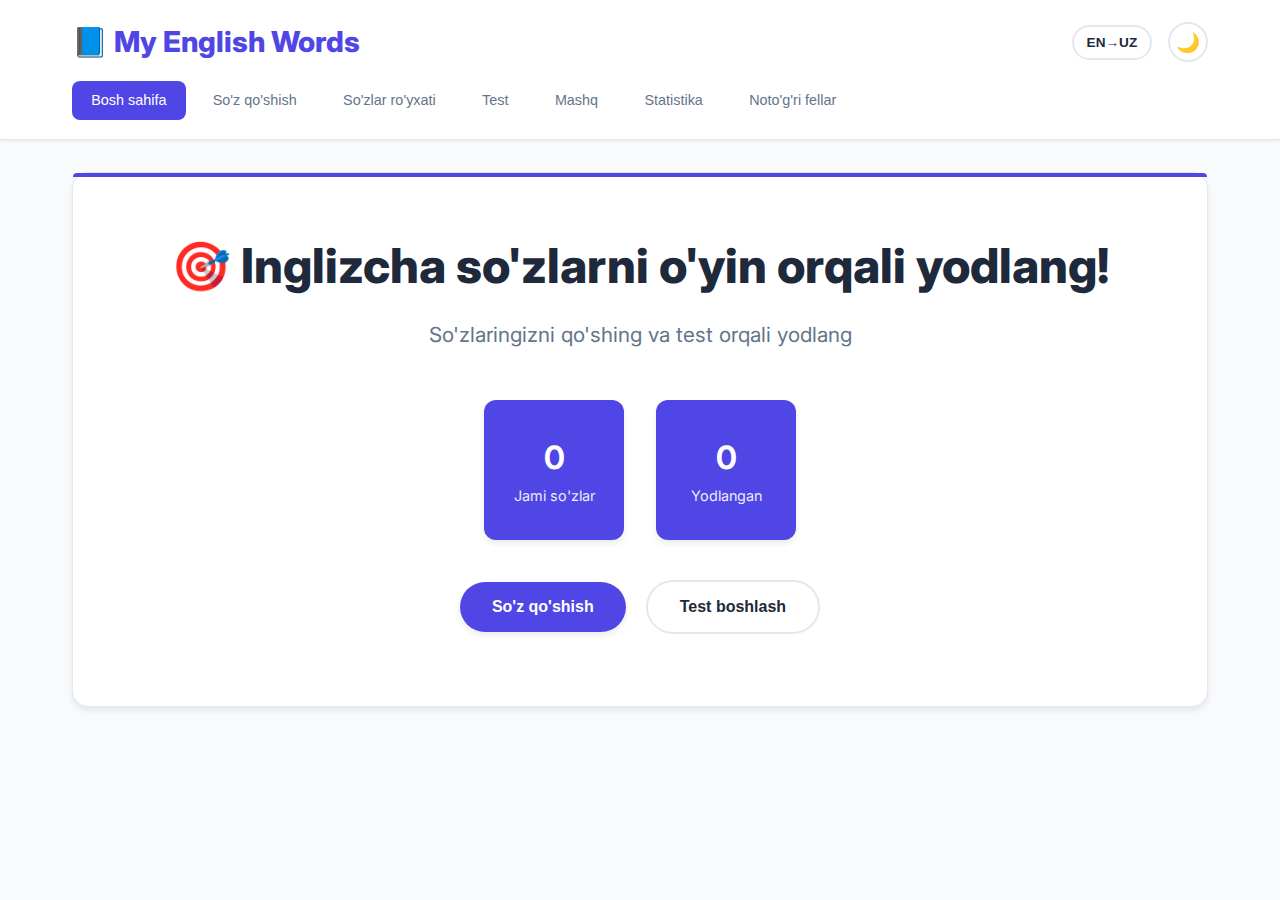
<file: index.html>
<!DOCTYPE html>
<html lang="uz">
  <head>
    <meta charset="UTF-8" />
    <meta name="viewport" content="width=device-width, initial-scale=1.0" />
    <title>📘 My English Words</title>

    <!-- PWA Meta Tags -->
    <meta
      name="description"
      content="Inglizcha so'zlarni o'yin orqali yodlash uchun dastur"
    />
    <meta name="theme-color" content="#667eea" />
    <meta name="apple-mobile-web-app-capable" content="yes" />
    <meta name="apple-mobile-web-app-status-bar-style" content="default" />
    <meta name="apple-mobile-web-app-title" content="My English Words" />
    <meta name="msapplication-TileColor" content="#667eea" />

    <!-- Manifest -->
    <link rel="manifest" href="manifest.json" />

    <!-- Icons -->
    <link rel="icon" type="image/svg+xml" href="icons/icon.svg" />
    <link rel="apple-touch-icon" href="icons/icon.svg" />

    <!-- Google Fonts -->
    <link rel="preconnect" href="https://fonts.googleapis.com" />
    <link rel="preconnect" href="https://fonts.gstatic.com" crossorigin />
    <link
      href="https://fonts.googleapis.com/css2?family=Inter:wght@300;400;500;600;700;800;900&family=JetBrains+Mono:wght@400;500;600&display=swap"
      rel="stylesheet"
    />

    <link rel="stylesheet" href="style.css" />
  </head>
  <body>
    <nav class="navbar">
      <div class="nav-container">
        <h1 class="nav-title">📘 My English Words</h1>
        <div class="nav-actions">
          <button class="burger" aria-label="Menu" onclick="toggleMenu()">☰</button>
          <button class="mode-toggle" onclick="toggleMode()" title="Tarjima yo'nalishi" id="mode-toggle">EN→UZ</button>
          <button class="theme-toggle" onclick="toggleTheme()" title="Theme o'zgartirish">🌙</button>
        </div>
        <div class="nav-menu">
          <button class="nav-btn active" data-page="home">Bosh sahifa</button>
          <button class="nav-btn" data-page="add-word">So'z qo'shish</button>
          <button class="nav-btn" data-page="word-list">So'zlar ro'yxati</button>
          <button class="nav-btn" data-page="test">Test</button>
          <button class="nav-btn" data-page="practice">Mashq</button>
          <button class="nav-btn" data-page="stats">Statistika</button>
          <button class="nav-btn" data-page="wrong-words">Noto'g'ri fellar</button>
        </div>
      </div>
    </nav>

    <main class="main-content">
      <!-- Mobile Nav Modal -->
      <div id="mobile-nav-overlay" class="mobile-nav-overlay hidden" onclick="closeMobileNav(event)">
        <div class="mobile-nav" role="dialog" aria-modal="true" aria-label="Navigation menu">
          <div class="mobile-nav-header">
            <span class="mobile-title">📘 My English Words</span>
            <button class="mobile-close" aria-label="Yopish" onclick="closeMobileNav()">✕</button>
          </div>
          <div class="mobile-actions">
            <button class="mode-toggle" onclick="toggleMode()" id="mode-toggle-mobile">EN→UZ</button>
            <button class="theme-toggle" onclick="toggleTheme()">🌙</button>
          </div>
          <div class="mobile-links">
            <button class="nav-btn" data-page="home" onclick="mobileNavigate('home')">Bosh sahifa</button>
            <button class="nav-btn" data-page="add-word" onclick="mobileNavigate('add-word')">So'z qo'shish</button>
            <button class="nav-btn" data-page="word-list" onclick="mobileNavigate('word-list')">So'zlar ro'yxati</button>
            <button class="nav-btn" data-page="test" onclick="mobileNavigate('test')">Test</button>
            <button class="nav-btn" data-page="practice" onclick="mobileNavigate('practice')">Mashq</button>
            <button class="nav-btn" data-page="stats" onclick="mobileNavigate('stats')">Statistika</button>
            <button class="nav-btn" data-page="wrong-words" onclick="mobileNavigate('wrong-words')">Noto'g'ri fellar</button>
          </div>
        </div>
      </div>
      <!-- Home Page -->
      <div id="home" class="page active">
        <div class="hero">
          <h2>🎯 Inglizcha so'zlarni o'yin orqali yodlang!</h2>
          <p>So'zlaringizni qo'shing va test orqali yodlang</p>
          <div class="stats-overview">
            <div class="stat-card">
              <span class="stat-number" id="total-words">0</span>
              <span class="stat-label">Jami so'zlar</span>
            </div>
            <div class="stat-card">
              <span class="stat-number" id="learned-words">0</span>
              <span class="stat-label">Yodlangan</span>
            </div>
          </div>
          <button class="btn btn-primary" onclick="showPage('add-word')">
            So'z qo'shish
          </button>
          <button class="btn btn-secondary" onclick="showPage('test')">
            Test boshlash
          </button>
        </div>
      </div>

      <!-- Add Word Page -->
      <div id="add-word" class="page">
        <div class="form-container">
          <h2>📥 Yangi so'z qo'shish</h2>

          <!-- Single Word Form -->
          <div class="add-method">
            <h3>Bitta so'z qo'shish</h3>
            <form id="add-word-form">
              <div class="input-group">
                <input
                  type="text"
                  id="english-input"
                  placeholder="English so'z"
                  required
                />
              </div>
              <div class="input-group">
                <input
                  type="text"
                  id="uzbek-input"
                  placeholder="O'zbekcha tarjima"
                  required
                />
              </div>
              <button type="submit" class="btn btn-primary">Qo'shish</button>
            </form>
          </div>

          <div class="divider">
            <span>yoki</span>
          </div>

          <!-- Bulk Import -->
          <div class="add-method">
            <h3>Ko'p so'zlarni birdan qo'shish</h3>
            <p class="help-text">JSON array formatida so'zlarni kiriting:</p>
            <div class="example-format">
              <strong>Misol format:</strong>
              <code
                >[{"english": "apple", "uzbek": "olma"}, {"english": "book",
                "uzbek": "kitob"}]</code
              >
            </div>
            <div class="input-group">
              <textarea
                id="bulk-input"
                placeholder='[{"english": "apple", "uzbek": "olma"}, {"english": "book", "uzbek": "kitob"}]'
                rows="6"
              ></textarea>
            </div>
            <button
              type="button"
              class="btn btn-secondary"
              onclick="importBulkWords()"
            >
              Ko'p so'zlarni import qilish
            </button>
          </div>

          <!-- Quick Add Buttons -->
          <div class="quick-add">
            <h3>Tez qo'shish</h3>
            <button
              type="button"
              class="btn btn-secondary"
              onclick="addSampleWords()"
            >
              Namuna so'zlarni qo'shish
            </button>
          </div>
        </div>
      </div>

      <!-- Word List Page -->
      <div id="word-list" class="page">
        <div class="list-container">
          <h2>📋 So'zlar ro'yxati</h2>
          <div id="words-container">
            <!-- Words will be dynamically added here -->
          </div>
        </div>
      </div>

      <!-- Test Page -->
      <div id="test" class="page">
        <div class="test-container">
          <div id="test-start" class="test-start">
            <h2>🧪 Test boshlash</h2>
            <p>10 ta savoldan iborat test</p>
            <button class="btn btn-primary" onclick="startTest()">
              Testni boshlash
            </button>
          </div>

          <div id="test-game" class="test-game hidden">
            <div class="test-header">
              <span class="question-counter"
                >Savol <span id="current-question">1</span>/<span id="total-questions">10</span></span
              >
              <span class="score">Ball: <span id="current-score">0</span></span>
            </div>
            <div class="question-card">
              <h3 id="question-text">What is the meaning of "apple"?</h3>
              <div class="options" id="options-container">
                <!-- Options will be dynamically added -->
              </div>
            </div>
          </div>

          <div id="test-result" class="test-result hidden">
            <h2>🎉 Test yakunlandi!</h2>
            <div class="result-score">
              <span class="score-percentage" id="final-score">80%</span>
              <p>
                Siz <span id="correct-answers">8</span>/<span id="total-questions-result">10</span> ta savolga to'g'ri
                javob berdingiz
              </p>
            </div>
            <button class="btn btn-primary" onclick="resetTest()">
              Qayta test topshirish
            </button>
            <button class="btn btn-secondary" onclick="showPage('home')">
              Bosh sahifaga qaytish
            </button>
          </div>
        </div>
      </div>

      <!-- Practice Page -->
      <div id="practice" class="page">
        <div class="practice-container">
          <h2>🧠 Mashq rejimi</h2>
          <div id="practice-game">
            <div class="practice-card">
              <h3 id="practice-word">apple</h3>
              <input
                type="text"
                id="practice-input"
                placeholder="Tarjimasini yozing..."
              />
              <button class="btn btn-primary" onclick="checkPracticeAnswer()">
                Tekshirish
              </button>
              <div id="practice-feedback" class="feedback hidden"></div>
              <button class="btn btn-secondary" onclick="nextPracticeWord()">
                Keyingi so'z
              </button>
            </div>
          </div>
        </div>
      </div>

      <!-- Statistics Page -->
      <div id="stats" class="page">
        <div class="stats-container">
          <h2>📊 Statistika</h2>
          <div class="progress-section">
            <h3>O'rganish jarayoni</h3>
            <div class="progress-bar">
              <div class="progress-fill" id="progress-fill"></div>
            </div>
            <p><span id="learned-percentage">0</span>% so'zlar yodlangan</p>
          </div>
          <div class="stats-grid">
            <div class="stat-item">
              <span class="stat-value" id="stats-total">0</span>
              <span class="stat-name">Jami so'zlar</span>
            </div>
            <div class="stat-item">
              <span class="stat-value" id="stats-learned">0</span>
              <span class="stat-name">Yodlangan</span>
            </div>
            <div class="stat-item">
              <span class="stat-value" id="stats-accuracy">0%</span>
              <span class="stat-name">Aniqlik</span>
            </div>
          </div>
        </div>
      </div>

      <!-- Wrong Words Page -->
      <div id="wrong-words" class="page">
        <div class="wrong-words-container">
          <h2>❌ Noto'g'ri fellelar</h2>
          <div class="wrong-words-stats">
            <div class="stat-card">
              <span class="stat-number" id="wrong-words-count">0</span>
              <span class="stat-label">Noto'g'ri fellelar</span>
            </div>
            <div class="stat-card">
              <span class="stat-number" id="wrong-words-accuracy">0%</span>
              <span class="stat-label">Aniqlik</span>
            </div>
          </div>
          
          <div class="wrong-words-actions">
            <button class="btn btn-primary" onclick="startWrongWordsTest()">Test boshlash</button>
            <button class="btn btn-secondary" onclick="startWrongWordsPractice()">Mashq qilish</button>
            <button class="btn btn-warning" onclick="resetWrongWordsProgress()">Progressni qayta boshlash</button>
          </div>

          <div id="wrong-words-list" class="wrong-words-list">
            <!-- Noto'g'ri fellelar ro'yxati -->
          </div>

          <!-- Test rejimi -->
          <div id="wrong-words-test" class="wrong-words-test hidden">
            <div class="test-header">
              <span class="question-counter">Savol <span id="wrong-test-current">1</span>/<span id="wrong-test-total">0</span></span>
              <span class="score">Ball: <span id="wrong-test-score">0</span></span>
            </div>
            <div class="question-card">
              <h3 id="wrong-test-question">Savol matni</h3>
              <div class="options" id="wrong-test-options">
                <!-- Variantlar -->
              </div>
            </div>
            <button class="btn btn-secondary" onclick="exitWrongWordsTest()">Testni tugatish</button>
          </div>

          <!-- Mashq rejimi -->
          <div id="wrong-words-practice" class="wrong-words-practice hidden">
            <div class="practice-card">
              <h3 id="wrong-practice-word">So'z</h3>
              <input type="text" id="wrong-practice-input" placeholder="Tarjimasini yozing..." />
              <button class="btn btn-primary" onclick="checkWrongPracticeAnswer()">Tekshirish</button>
              <div id="wrong-practice-feedback" class="feedback hidden"></div>
              <button class="btn btn-secondary" onclick="nextWrongPracticeWord()">Keyingi so'z</button>
              <button class="btn btn-secondary" onclick="exitWrongWordsPractice()">Mashqni tugatish</button>
            </div>
          </div>
        </div>
      </div>
    </main>

    <script src="script.js"></script>
  </body>
</html>
</file>
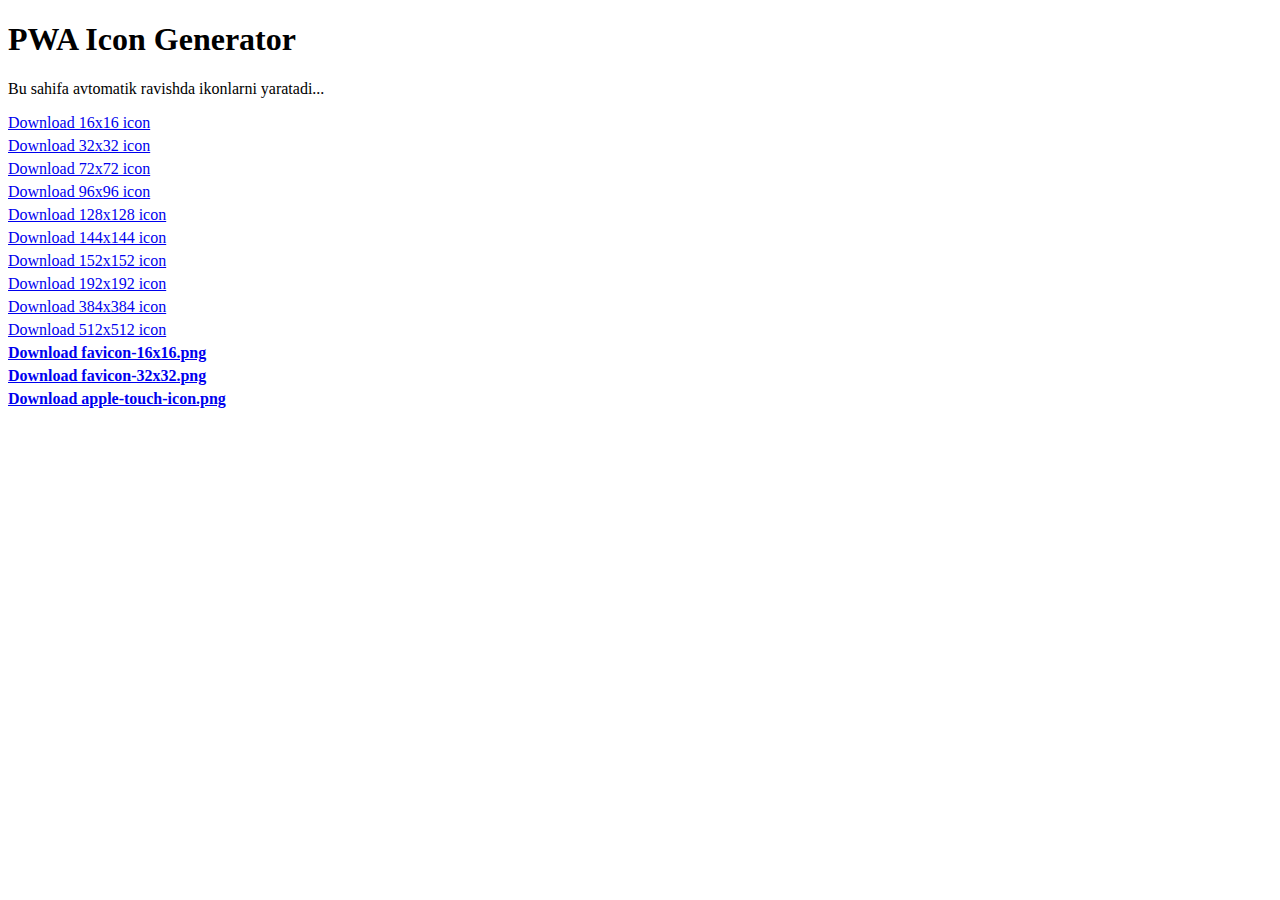
<file: generate-icons.html>
<!DOCTYPE html>
<html>
<head>
    <title>Icon Generator</title>
</head>
<body>
    <h1>PWA Icon Generator</h1>
    <p>Bu sahifa avtomatik ravishda ikonlarni yaratadi...</p>
    
    <canvas id="canvas" style="display: none;"></canvas>
    
    <div id="downloads"></div>

    <script>
        const sizes = [16, 32, 72, 96, 128, 144, 152, 192, 384, 512];
        const canvas = document.getElementById('canvas');
        const ctx = canvas.getContext('2d');
        const downloadsDiv = document.getElementById('downloads');

        function createIcon(size) {
            canvas.width = size;
            canvas.height = size;
            
            // Clear canvas
            ctx.clearRect(0, 0, size, size);
            
            // Create gradient background
            const gradient = ctx.createLinearGradient(0, 0, size, size);
            gradient.addColorStop(0, '#667eea');
            gradient.addColorStop(1, '#764ba2');
            
            // Draw rounded rectangle background
            const radius = size * 0.15;
            ctx.fillStyle = gradient;
            ctx.beginPath();
            ctx.roundRect(0, 0, size, size, radius);
            ctx.fill();
            
            // Draw book
            const bookWidth = size * 0.53;
            const bookHeight = size * 0.61;
            const bookX = (size - bookWidth) / 2;
            const bookY = size * 0.195;
            
            ctx.fillStyle = 'rgba(255, 255, 255, 0.95)';
            ctx.beginPath();
            ctx.roundRect(bookX, bookY, bookWidth, bookHeight, size * 0.04);
            ctx.fill();
            
            // Draw book spine
            ctx.fillStyle = 'rgba(255, 255, 255, 0.8)';
            ctx.beginPath();
            ctx.roundRect(bookX, bookY, size * 0.04, bookHeight, size * 0.02);
            ctx.fill();
            
            // Draw text lines
            ctx.strokeStyle = 'rgba(102, 126, 234, 0.6)';
            ctx.lineWidth = size * 0.006;
            
            const lineStart = bookX + size * 0.08;
            const lineY1 = bookY + size * 0.08;
            const lineY2 = bookY + size * 0.14;
            const lineY3 = bookY + size * 0.20;
            const lineY4 = bookY + size * 0.26;
            
            // Line 1
            ctx.beginPath();
            ctx.moveTo(lineStart, lineY1);
            ctx.lineTo(lineStart + size * 0.39, lineY1);
            ctx.stroke();
            
            // Line 2
            ctx.beginPath();
            ctx.moveTo(lineStart, lineY2);
            ctx.lineTo(lineStart + size * 0.35, lineY2);
            ctx.stroke();
            
            // Line 3
            ctx.beginPath();
            ctx.moveTo(lineStart, lineY3);
            ctx.lineTo(lineStart + size * 0.37, lineY3);
            ctx.stroke();
            
            // Line 4
            ctx.beginPath();
            ctx.moveTo(lineStart, lineY4);
            ctx.lineTo(lineStart + size * 0.31, lineY4);
            ctx.stroke();
            
            // Draw main text
            const fontSize = size * 0.047;
            ctx.font = `bold ${fontSize}px Arial, sans-serif`;
            ctx.fillStyle = '#667eea';
            ctx.fillText('APPLE', lineStart, bookY + size * 0.37);
            
            // Draw translation
            const smallFontSize = size * 0.035;
            ctx.font = `${smallFontSize}px Arial, sans-serif`;
            ctx.fillStyle = '#764ba2';
            ctx.fillText('olma', lineStart, bookY + size * 0.43);
            
            // Draw decorative circles
            const circleY = bookY + size * 0.49;
            const circleRadius = size * 0.016;
            
            ctx.fillStyle = 'rgba(40, 167, 69, 0.8)';
            ctx.beginPath();
            ctx.arc(lineStart + size * 0.02, circleY, circleRadius, 0, 2 * Math.PI);
            ctx.fill();
            
            ctx.fillStyle = 'rgba(255, 193, 7, 0.8)';
            ctx.beginPath();
            ctx.arc(lineStart + size * 0.08, circleY, circleRadius, 0, 2 * Math.PI);
            ctx.fill();
            
            ctx.fillStyle = 'rgba(220, 53, 69, 0.8)';
            ctx.beginPath();
            ctx.arc(lineStart + size * 0.14, circleY, circleRadius, 0, 2 * Math.PI);
            ctx.fill();
            
            // Draw star
            const starX = lineStart + size * 0.25;
            const starY = circleY;
            const starSize = size * 0.02;
            
            ctx.fillStyle = '#ffd700';
            ctx.beginPath();
            ctx.moveTo(starX, starY - starSize);
            ctx.lineTo(starX + starSize * 0.3, starY - starSize * 0.3);
            ctx.lineTo(starX + starSize, starY - starSize * 0.3);
            ctx.lineTo(starX + starSize * 0.5, starY + starSize * 0.2);
            ctx.lineTo(starX + starSize * 0.8, starY + starSize);
            ctx.lineTo(starX, starY + starSize * 0.6);
            ctx.lineTo(starX - starSize * 0.8, starY + starSize);
            ctx.lineTo(starX - starSize * 0.5, starY + starSize * 0.2);
            ctx.lineTo(starX - starSize, starY - starSize * 0.3);
            ctx.lineTo(starX - starSize * 0.3, starY - starSize * 0.3);
            ctx.closePath();
            ctx.fill();
            
            return canvas.toDataURL('image/png');
        }

        // Add roundRect method if not available
        if (!CanvasRenderingContext2D.prototype.roundRect) {
            CanvasRenderingContext2D.prototype.roundRect = function(x, y, width, height, radius) {
                this.moveTo(x + radius, y);
                this.lineTo(x + width - radius, y);
                this.quadraticCurveTo(x + width, y, x + width, y + radius);
                this.lineTo(x + width, y + height - radius);
                this.quadraticCurveTo(x + width, y + height, x + width - radius, y + height);
                this.lineTo(x + radius, y + height);
                this.quadraticCurveTo(x, y + height, x, y + height - radius);
                this.lineTo(x, y + radius);
                this.quadraticCurveTo(x, y, x + radius, y);
                this.closePath();
            };
        }

        // Generate all icons
        sizes.forEach(size => {
            const dataUrl = createIcon(size);
            
            // Create download link
            const link = document.createElement('a');
            link.download = `icon-${size}x${size}.png`;
            link.href = dataUrl;
            link.textContent = `Download ${size}x${size} icon`;
            link.style.display = 'block';
            link.style.margin = '5px 0';
            
            downloadsDiv.appendChild(link);
        });

        // Generate special icons
        const specialIcons = [
            { name: 'favicon-16x16.png', size: 16 },
            { name: 'favicon-32x32.png', size: 32 },
            { name: 'apple-touch-icon.png', size: 180 }
        ];

        specialIcons.forEach(icon => {
            const dataUrl = createIcon(icon.size);
            
            const link = document.createElement('a');
            link.download = icon.name;
            link.href = dataUrl;
            link.textContent = `Download ${icon.name}`;
            link.style.display = 'block';
            link.style.margin = '5px 0';
            link.style.fontWeight = 'bold';
            
            downloadsDiv.appendChild(link);
        });

        console.log('Icons generated successfully!');
    </script>
</body>
</html>
</file>
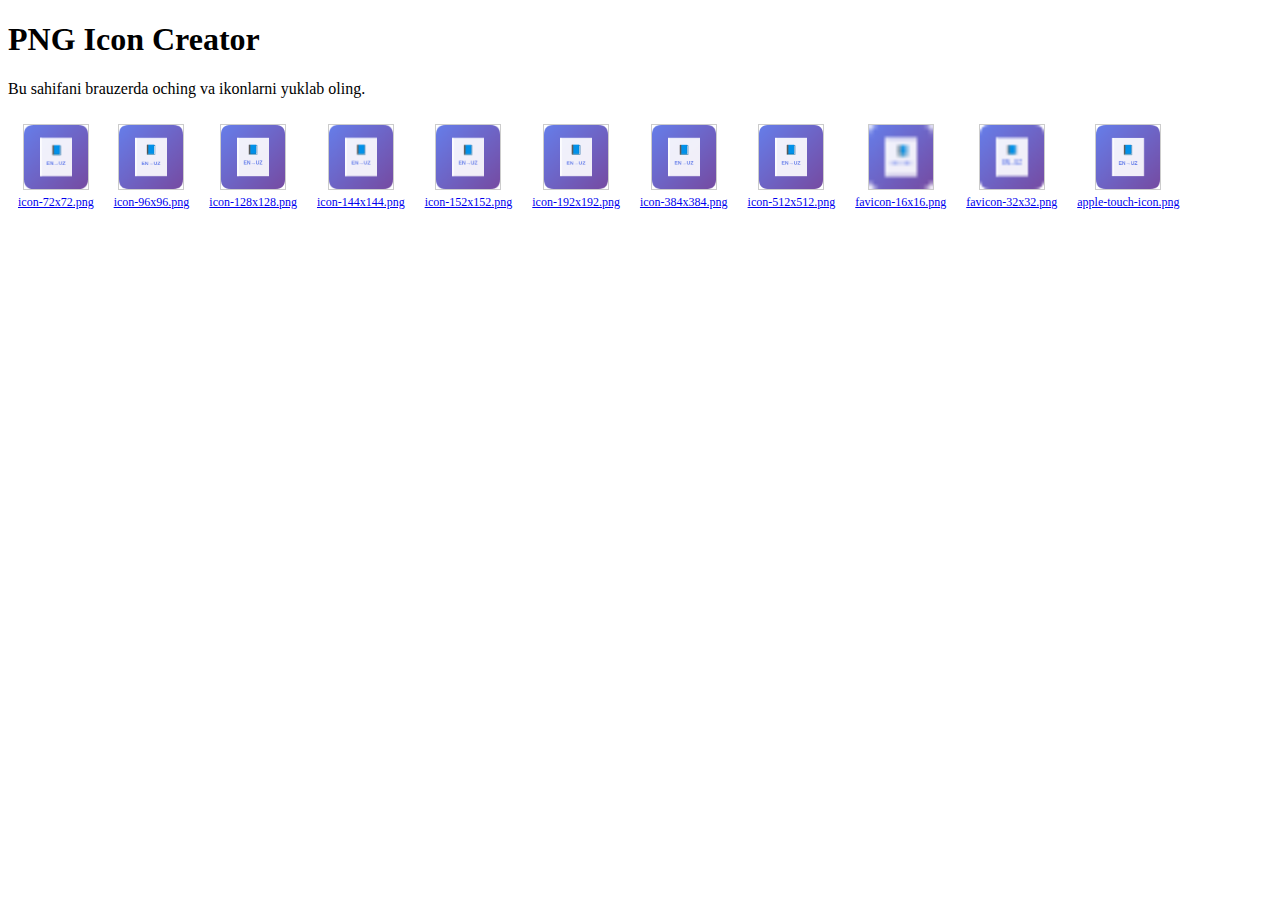
<file: icons/create-png-icons.html>
<!DOCTYPE html>
<html>
<head>
    <title>Create PNG Icons</title>
</head>
<body>
    <h1>PNG Icon Creator</h1>
    <p>Bu sahifani brauzerda oching va ikonlarni yuklab oling.</p>
    
    <div id="icons-container"></div>

    <script>
        // Create canvas and draw icon
        function createIcon(size) {
            const canvas = document.createElement('canvas');
            canvas.width = size;
            canvas.height = size;
            const ctx = canvas.getContext('2d');
            
            // Background gradient
            const gradient = ctx.createLinearGradient(0, 0, size, size);
            gradient.addColorStop(0, '#667eea');
            gradient.addColorStop(1, '#764ba2');
            
            // Draw background with rounded corners
            ctx.fillStyle = gradient;
            ctx.beginPath();
            const radius = size * 0.15;
            ctx.moveTo(radius, 0);
            ctx.lineTo(size - radius, 0);
            ctx.quadraticCurveTo(size, 0, size, radius);
            ctx.lineTo(size, size - radius);
            ctx.quadraticCurveTo(size, size, size - radius, size);
            ctx.lineTo(radius, size);
            ctx.quadraticCurveTo(0, size, 0, size - radius);
            ctx.lineTo(0, radius);
            ctx.quadraticCurveTo(0, 0, radius, 0);
            ctx.closePath();
            ctx.fill();
            
            // Draw book
            const bookWidth = size * 0.5;
            const bookHeight = size * 0.6;
            const bookX = (size - bookWidth) / 2;
            const bookY = size * 0.2;
            
            ctx.fillStyle = 'rgba(255, 255, 255, 0.9)';
            ctx.fillRect(bookX, bookY, bookWidth, bookHeight);
            
            // Draw book spine
            ctx.fillStyle = 'rgba(255, 255, 255, 0.7)';
            ctx.fillRect(bookX, bookY, size * 0.03, bookHeight);
            
            // Draw emoji and text
            const fontSize = size * 0.15;
            ctx.font = `${fontSize}px Arial`;
            ctx.fillStyle = '#667eea';
            ctx.textAlign = 'center';
            ctx.fillText('📘', size / 2, bookY + bookHeight * 0.4);
            
            const smallFont = size * 0.08;
            ctx.font = `bold ${smallFont}px Arial`;
            ctx.fillText('EN→UZ', size / 2, bookY + bookHeight * 0.7);
            
            return canvas.toDataURL('image/png');
        }

        // Icon sizes to generate
        const iconSizes = [
            { name: 'icon-72x72.png', size: 72 },
            { name: 'icon-96x96.png', size: 96 },
            { name: 'icon-128x128.png', size: 128 },
            { name: 'icon-144x144.png', size: 144 },
            { name: 'icon-152x152.png', size: 152 },
            { name: 'icon-192x192.png', size: 192 },
            { name: 'icon-384x384.png', size: 384 },
            { name: 'icon-512x512.png', size: 512 },
            { name: 'favicon-16x16.png', size: 16 },
            { name: 'favicon-32x32.png', size: 32 },
            { name: 'apple-touch-icon.png', size: 180 }
        ];

        const container = document.getElementById('icons-container');

        iconSizes.forEach(iconInfo => {
            const dataUrl = createIcon(iconInfo.size);
            
            // Create preview and download link
            const div = document.createElement('div');
            div.style.margin = '10px';
            div.style.display = 'inline-block';
            div.style.textAlign = 'center';
            
            const img = document.createElement('img');
            img.src = dataUrl;
            img.style.width = '64px';
            img.style.height = '64px';
            img.style.border = '1px solid #ccc';
            img.style.display = 'block';
            img.style.margin = '0 auto 5px';
            
            const link = document.createElement('a');
            link.href = dataUrl;
            link.download = iconInfo.name;
            link.textContent = iconInfo.name;
            link.style.display = 'block';
            link.style.fontSize = '12px';
            
            div.appendChild(img);
            div.appendChild(link);
            container.appendChild(div);
        });

        // Auto-download all icons
        setTimeout(() => {
            const links = container.querySelectorAll('a');
            links.forEach((link, index) => {
                setTimeout(() => {
                    link.click();
                }, index * 200);
            });
        }, 1000);
    </script>
</body>
</html>
</file>
<file: style.css>
* {
    margin: 0;
    padding: 0;
    box-sizing: border-box;
}

:root {
    /* Light Theme Colors */
    --primary-color: #4f46e5;
    --secondary-color: #06b6d4;
    --accent-color: #10b981;
    --background-color: #f8fafc;
    --surface-color: #ffffff;
    --text-primary: #1e293b;
    --text-secondary: #64748b;
    --text-muted: #94a3b8;
    --border-color: #e2e8f0;
    --shadow-color: rgba(15, 23, 42, 0.08);
    --success-color: #10b981;
    --warning-color: #f59e0b;
    --error-color: #ef4444;
}

[data-theme="dark"] {
    /* Dark Theme Colors */
    --primary-color: #6366f1;
    --secondary-color: #22d3ee;
    --accent-color: #34d399;
    --background-color: #0f172a;
    --surface-color: #1e293b;
    --text-primary: #f1f5f9;
    --text-secondary: #cbd5e1;
    --text-muted: #94a3b8;
    --border-color: #334155;
    --shadow-color: rgba(0, 0, 0, 0.3);
    --success-color: #34d399;
    --warning-color: #fbbf24;
    --error-color: #f87171;
}

body {
    font-family: 'Inter', 'Segoe UI', -apple-system, BlinkMacSystemFont, sans-serif;
    background-color: var(--background-color);
    min-height: 100vh;
    color: var(--text-primary);
    line-height: 1.6;
    transition: background-color 0.3s ease, color 0.3s ease;
}

/* Navigation */
.navbar {
    background: var(--surface-color);
    border-bottom: 1px solid var(--border-color);
    padding: 1.2rem 0;
    position: sticky;
    top: 0;
    z-index: 100;
    transition: all 0.3s ease;
    box-shadow: 0 1px 3px var(--shadow-color);
}

.nav-container {
    max-width: 1200px;
    margin: 0 auto;
    padding: 0 2rem;
    display: flex;
    justify-content: space-between;
    align-items: center;
    flex-wrap: wrap;
    gap: 1rem;
}

.nav-actions {
    display: flex;
    align-items: center;
    gap: 1rem;
}

.burger {
    display: none;
    background: var(--surface-color);
    border: 2px solid var(--border-color);
    color: var(--text-primary);
    padding: 0.5rem 0.8rem;
    border-radius: 10px;
    cursor: pointer;
    transition: all 0.3s ease;
    font-size: 1.1rem;
}

.burger:hover {
    background: var(--primary-color);
    color: white;
}

.mode-toggle {
    background: var(--surface-color);
    border: 2px solid var(--border-color);
    color: var(--text-primary);
    padding: 0.5rem 0.8rem;
    border-radius: 9999px;
    cursor: pointer;
    transition: all 0.3s ease;
    font-size: 0.85rem;
    font-weight: 700;
}

.mode-toggle:hover {
    background: var(--primary-color);
    color: white;
    transform: translateY(-1px);
}

.nav-title {
    font-size: 1.8rem;
    font-weight: 800;
    color: var(--primary-color);
    display: flex;
    align-items: center;
    gap: 0.5rem;
}

/* Theme Toggle Button */
.theme-toggle {
    background: var(--surface-color);
    border: 2px solid var(--border-color);
    color: var(--text-primary);
    padding: 0.5rem;
    border-radius: 50%;
    cursor: pointer;
    transition: all 0.3s ease;
    font-size: 1.2rem;
    width: 40px;
    height: 40px;
    display: flex;
    align-items: center;
    justify-content: center;
}

.theme-toggle:hover {
    background: var(--primary-color);
    color: white;
    transform: scale(1.1);
}

.nav-menu {
    display: flex;
    gap: 0.5rem;
    flex-wrap: wrap;
}

/* Mobile menu */
@media (max-width: 768px) {
    .burger { display: inline-block; }
    .nav-menu { display: none; }
}

/* Mobile nav modal */
.mobile-nav-overlay {
    position: fixed;
    inset: 0;
    background: rgba(0,0,0,0.4);
    z-index: 1000;
    display: flex;
    justify-content: flex-end;
    animation: fadeIn 0.2s ease;
}

.mobile-nav {
    width: min(85vw, 360px);
    height: 100%;
    background: var(--surface-color);
    border-left: 1px solid var(--border-color);
    box-shadow: -10px 0 30px var(--shadow-color);
    display: flex;
    flex-direction: column;
    padding: 1rem;
    animation: slideIn 0.2s ease;
}

.mobile-nav-header {
    display: flex;
    align-items: center;
    justify-content: space-between;
    padding-bottom: 0.5rem;
    border-bottom: 1px solid var(--border-color);
}

.mobile-close {
    background: var(--surface-color);
    border: 2px solid var(--border-color);
    border-radius: 10px;
    padding: 0.4rem 0.6rem;
    cursor: pointer;
}

.mobile-actions {
    display: flex;
    gap: 0.5rem;
    padding: 0.75rem 0;
    border-bottom: 1px solid var(--border-color);
}

.mobile-links {
    display: flex;
    flex-direction: column;
    gap: 0.25rem;
    padding-top: 0.5rem;
}

.mobile-links .nav-btn {
    width: 100%;
    text-align: left;
}

.hidden { display: none !important; }

/* Prevent body scroll when modal open */
.no-scroll { overflow: hidden; }

.nav-btn {
    padding: 0.7rem 1.2rem;
    border: none;
    background: transparent;
    color: var(--text-secondary);
    cursor: pointer;
    border-radius: 8px;
    transition: all 0.3s cubic-bezier(0.4, 0, 0.2, 1);
    font-size: 0.9rem;
    font-weight: 500;
}

.nav-btn:hover {
    background: var(--primary-color);
    color: white;
    transform: translateY(-1px);
}

.nav-btn.active {
    background: var(--primary-color);
    color: white;
}

/* Main Content */
.main-content {
    max-width: 1200px;
    margin: 0 auto;
    padding: 2rem;
}

.page {
    display: none;
    animation: fadeIn 0.5s cubic-bezier(0.4, 0, 0.2, 1);
}

.page.active {
    display: block;
}

.stats-overview .stat-card:nth-child(1) {
    animation: slideInFromLeft 0.6s ease 0.1s both;
}

.stats-overview .stat-card:nth-child(2) {
    animation: slideInFromRight 0.6s ease 0.2s both;
}

@keyframes fadeIn {
    from { 
        opacity: 0; 
        transform: translateY(30px) scale(0.95); 
    }
    to { 
        opacity: 1; 
        transform: translateY(0) scale(1); 
    }
}

@keyframes slideInFromLeft {
    from {
        opacity: 0;
        transform: translateX(-50px);
    }
    to {
        opacity: 1;
        transform: translateX(0);
    }
}

@keyframes slideInFromRight {
    from {
        opacity: 0;
        transform: translateX(50px);
    }
    to {
        opacity: 1;
        transform: translateX(0);
    }
}

@keyframes bounceIn {
    0% {
        opacity: 0;
        transform: scale(0.3);
    }
    50% {
        opacity: 1;
        transform: scale(1.05);
    }
    70% {
        transform: scale(0.9);
    }
    100% {
        opacity: 1;
        transform: scale(1);
    }
}

/* Home Page */
.hero {
    text-align: center;
    background: var(--surface-color);
    padding: 4rem 2rem;
    border-radius: 16px;
    box-shadow: 0 4px 6px var(--shadow-color);
    margin-bottom: 2rem;
    border: 1px solid var(--border-color);
    position: relative;
}

.hero::before {
    content: '';
    position: absolute;
    top: 0;
    left: 0;
    right: 0;
    height: 4px;
    background: var(--primary-color);
    border-radius: 16px 16px 0 0;
}

.hero h2 {
    font-size: 3rem;
    margin-bottom: 1.5rem;
    color: var(--text-primary);
    font-weight: 800;
    line-height: 1.2;
}

.hero p {
    font-size: 1.3rem;
    color: var(--text-secondary);
    margin-bottom: 3rem;
    font-weight: 400;
}

.stats-overview {
    display: flex;
    justify-content: center;
    gap: 2rem;
    margin: 2rem 0;
    flex-wrap: wrap;
}

.stat-card {
    background: var(--primary-color);
    color: white;
    padding: 2rem 1.5rem;
    border-radius: 12px;
    text-align: center;
    min-width: 140px;
    box-shadow: 0 4px 6px var(--shadow-color);
    transition: all 0.3s cubic-bezier(0.4, 0, 0.2, 1);
}

.stat-card:hover {
    transform: translateY(-4px);
    box-shadow: 0 8px 25px var(--shadow-color);
}

.stat-number {
    display: block;
    font-size: 2rem;
    font-weight: bold;
}

.stat-label {
    font-size: 0.9rem;
    opacity: 0.9;
}

/* Buttons */
.btn {
    padding: 1rem 2rem;
    border: none;
    border-radius: 30px;
    cursor: pointer;
    font-size: 1rem;
    font-weight: 600;
    transition: all 0.3s cubic-bezier(0.4, 0, 0.2, 1);
    margin: 0.5rem;
    text-decoration: none;
    display: inline-block;
    position: relative;
    overflow: hidden;
}

.btn::before {
    content: '';
    position: absolute;
    top: 0;
    left: -100%;
    width: 100%;
    height: 100%;
    background: linear-gradient(90deg, transparent, rgba(255,255,255,0.2), transparent);
    transition: left 0.5s;
}

.btn:hover::before {
    left: 100%;
}

.btn-primary {
    background: var(--primary-color);
    color: white;
    box-shadow: 0 4px 6px var(--shadow-color);
}

.btn-primary:hover {
    background: var(--secondary-color);
    transform: translateY(-2px);
    box-shadow: 0 8px 15px var(--shadow-color);
}

.btn-secondary {
    background: var(--surface-color);
    color: var(--text-primary);
    border: 2px solid var(--border-color);
}

.btn-secondary:hover {
    background: var(--border-color);
    transform: translateY(-2px);
    box-shadow: 0 4px 12px var(--shadow-color);
}

.btn-danger {
    background: var(--error-color);
    color: white;
}

.btn-danger:hover {
    background: #dc2626;
    transform: translateY(-2px);
}

/* Form Styles */
.form-container, .list-container, .test-container, .practice-container, .stats-container {
    background: var(--surface-color);
    padding: 3rem;
    border-radius: 16px;
    box-shadow: 0 4px 6px var(--shadow-color);
    border: 1px solid var(--border-color);
    position: relative;
}

.form-container::before, .list-container::before, .test-container::before, 
.practice-container::before, .stats-container::before {
    content: '';
    position: absolute;
    top: 0;
    left: 0;
    right: 0;
    height: 4px;
    background: var(--primary-color);
    border-radius: 16px 16px 0 0;
}

.add-method {
    margin-bottom: 2rem;
    padding: 2rem;
    border: 2px solid rgba(102, 126, 234, 0.1);
    border-radius: 20px;
    background: linear-gradient(135deg, rgba(102, 126, 234, 0.05), rgba(240, 147, 251, 0.05));
    backdrop-filter: blur(10px);
    transition: all 0.3s ease;
}

.add-method:hover {
    border-color: rgba(102, 126, 234, 0.2);
    transform: translateY(-2px);
    box-shadow: 0 10px 25px rgba(102, 126, 234, 0.1);
}

.add-method h3 {
    margin-bottom: 1rem;
    color: #667eea;
    font-size: 1.2rem;
}

.divider {
    text-align: center;
    margin: 2rem 0;
    position: relative;
}

.divider::before {
    content: '';
    position: absolute;
    top: 50%;
    left: 0;
    right: 0;
    height: 1px;
    background: #e0e0e0;
}

.divider span {
    background: white;
    padding: 0 1rem;
    color: #666;
    font-style: italic;
}

.help-text {
    color: #666;
    font-size: 0.9rem;
    margin-bottom: 0.5rem;
}

.example-format {
    background: #f8f9fa;
    padding: 1rem;
    border-radius: 8px;
    margin-bottom: 1rem;
    border-left: 4px solid #667eea;
}

.example-format code {
    background: #e9ecef;
    padding: 0.2rem 0.4rem;
    border-radius: 4px;
    font-family: 'Courier New', monospace;
    font-size: 0.85rem;
    display: block;
    margin-top: 0.5rem;
    word-break: break-all;
}

.quick-add {
    text-align: center;
    padding: 1rem;
    background: #f0f8ff;
    border-radius: 10px;
}

.quick-add h3 {
    margin-bottom: 1rem;
    color: #667eea;
}

.form-container h2, .list-container h2, .test-container h2, .practice-container h2, .stats-container h2 {
    margin-bottom: 1.5rem;
    color: #333;
    text-align: center;
}

.input-group {
    margin-bottom: 1rem;
}

.input-group input, .input-group textarea {
    width: 100%;
    padding: 1.2rem 1.5rem;
    border: 2px solid rgba(226, 232, 240, 0.8);
    border-radius: 15px;
    font-size: 1rem;
    transition: all 0.3s cubic-bezier(0.4, 0, 0.2, 1);
    font-family: inherit;
    background: rgba(255, 255, 255, 0.8);
    backdrop-filter: blur(10px);
}

.input-group textarea {
    resize: vertical;
    min-height: 140px;
    font-family: 'JetBrains Mono', 'Courier New', monospace;
}

.input-group input:focus, .input-group textarea:focus {
    outline: none;
    border-color: #667eea;
    background: rgba(255, 255, 255, 0.95);
    box-shadow: 0 0 0 4px rgba(102, 126, 234, 0.1);
    transform: translateY(-2px);
}

.input-group input::placeholder, .input-group textarea::placeholder {
    color: #a0aec0;
    font-weight: 400;
}

/* Word List */
.word-item {
    display: flex;
    justify-content: space-between;
    align-items: center;
    padding: 1.5rem;
    margin-bottom: 1rem;
    background: rgba(255, 255, 255, 0.7);
    backdrop-filter: blur(10px);
    border-radius: 20px;
    border: 1px solid rgba(255, 255, 255, 0.3);
    transition: all 0.3s cubic-bezier(0.4, 0, 0.2, 1);
    box-shadow: 0 4px 15px rgba(0, 0, 0, 0.05);
}

.word-item:hover {
    background: rgba(255, 255, 255, 0.9);
    transform: translateY(-3px) translateX(5px);
    box-shadow: 0 10px 30px rgba(0, 0, 0, 0.1);
    border-color: rgba(102, 126, 234, 0.3);
}

.word-content {
    display: flex;
    align-items: center;
    gap: 1rem;
}

.word-english {
    font-weight: 700;
    font-size: 1.1rem;
    background: linear-gradient(135deg, #667eea, #764ba2);
    -webkit-background-clip: text;
    -webkit-text-fill-color: transparent;
    background-clip: text;
}

.word-uzbek {
    color: #718096;
    font-weight: 500;
    font-size: 1rem;
}

.learned-badge {
    background: linear-gradient(135deg, #48bb78, #38a169);
    color: white;
    padding: 0.4rem 0.8rem;
    border-radius: 20px;
    font-size: 0.8rem;
    font-weight: 600;
    box-shadow: 0 4px 12px rgba(72, 187, 120, 0.3);
}

/* Test Styles */
.test-header {
    display: flex;
    justify-content: space-between;
    margin-bottom: 3rem;
    padding: 1.5rem 2rem;
    background: linear-gradient(135deg, rgba(102, 126, 234, 0.1), rgba(240, 147, 251, 0.1));
    backdrop-filter: blur(10px);
    border-radius: 20px;
    border: 1px solid rgba(102, 126, 234, 0.2);
    font-weight: 600;
}

.question-card {
    text-align: center;
}

.question-card h3 {
    font-size: 1.5rem;
    margin-bottom: 2rem;
    color: #333;
}

.options {
    display: grid;
    grid-template-columns: repeat(auto-fit, minmax(200px, 1fr));
    gap: 1rem;
    margin-top: 2rem;
}

.option-btn {
    padding: 1.5rem;
    border: 2px solid rgba(226, 232, 240, 0.8);
    background: rgba(255, 255, 255, 0.8);
    backdrop-filter: blur(10px);
    border-radius: 20px;
    cursor: pointer;
    transition: all 0.3s cubic-bezier(0.4, 0, 0.2, 1);
    font-size: 1.1rem;
    font-weight: 500;
    position: relative;
    overflow: hidden;
}

.option-btn::before {
    content: '';
    position: absolute;
    top: 0;
    left: -100%;
    width: 100%;
    height: 100%;
    background: linear-gradient(90deg, transparent, rgba(102, 126, 234, 0.1), transparent);
    transition: left 0.5s;
}

.option-btn:hover {
    border-color: #667eea;
    background: rgba(255, 255, 255, 0.95);
    transform: translateY(-3px);
    box-shadow: 0 10px 25px rgba(102, 126, 234, 0.15);
}

.option-btn:hover::before {
    left: 100%;
}

.option-btn.correct {
    background: #28a745;
    color: white;
    border-color: #28a745;
}

.option-btn.incorrect {
    background: #dc3545;
    color: white;
    border-color: #dc3545;
}

.option-btn:disabled {
    cursor: not-allowed;
    opacity: 0.6;
}

/* Test Result */
.test-result {
    text-align: center;
}

.result-score {
    margin: 2rem 0;
}

.score-percentage {
    font-size: 5rem;
    font-weight: 900;
    background: linear-gradient(135deg, #667eea, #764ba2, #f093fb);
    -webkit-background-clip: text;
    -webkit-text-fill-color: transparent;
    background-clip: text;
    display: block;
    text-shadow: 0 4px 8px rgba(0,0,0,0.1);
    animation: scoreGlow 2s ease-in-out infinite alternate;
}

@keyframes scoreGlow {
    0% { filter: brightness(1); }
    100% { filter: brightness(1.2); }
}

/* Practice Styles */
.practice-card {
    text-align: center;
    padding: 2rem;
}

.practice-card h3 {
    font-size: 2rem;
    color: #667eea;
    margin-bottom: 2rem;
}

.practice-card input {
    width: 100%;
    max-width: 300px;
    padding: 1rem;
    border: 2px solid #e9ecef;
    border-radius: 10px;
    font-size: 1.2rem;
    text-align: center;
    margin-bottom: 1rem;
}

.feedback {
    margin: 1rem 0;
    padding: 1rem;
    border-radius: 10px;
    font-weight: bold;
}

.feedback.correct {
    background: #d4edda;
    color: #155724;
    border: 1px solid #c3e6cb;
}

.feedback.incorrect {
    background: #f8d7da;
    color: #721c24;
    border: 1px solid #f5c6cb;
}

/* Statistics */
.progress-section {
    margin-bottom: 3rem;
}

.progress-bar {
    width: 100%;
    height: 12px;
    background: rgba(226, 232, 240, 0.6);
    border-radius: 20px;
    overflow: hidden;
    margin: 1.5rem 0;
    box-shadow: inset 0 2px 4px rgba(0, 0, 0, 0.1);
}

.progress-fill {
    height: 100%;
    background: linear-gradient(135deg, #667eea, #764ba2, #f093fb);
    transition: width 1s cubic-bezier(0.4, 0, 0.2, 1);
    width: 0%;
    border-radius: 20px;
    position: relative;
    overflow: hidden;
}

.progress-fill::after {
    content: '';
    position: absolute;
    top: 0;
    left: 0;
    right: 0;
    bottom: 0;
    background: linear-gradient(90deg, transparent, rgba(255,255,255,0.3), transparent);
    animation: progressShine 2s infinite;
}

@keyframes progressShine {
    0% { transform: translateX(-100%); }
    100% { transform: translateX(100%); }
}

.stats-grid {
    display: grid;
    grid-template-columns: repeat(auto-fit, minmax(150px, 1fr));
    gap: 1rem;
}

.stat-item {
    text-align: center;
    padding: 2rem 1.5rem;
    background: rgba(255, 255, 255, 0.7);
    backdrop-filter: blur(10px);
    border-radius: 20px;
    border: 1px solid rgba(255, 255, 255, 0.3);
    transition: all 0.3s cubic-bezier(0.4, 0, 0.2, 1);
    box-shadow: 0 4px 15px rgba(0, 0, 0, 0.05);
}

.stat-item:hover {
    transform: translateY(-5px);
    box-shadow: 0 15px 35px rgba(0, 0, 0, 0.1);
    background: rgba(255, 255, 255, 0.9);
}

.stat-value {
    display: block;
    font-size: 2.5rem;
    font-weight: 800;
    background: linear-gradient(135deg, #667eea, #764ba2);
    -webkit-background-clip: text;
    -webkit-text-fill-color: transparent;
    background-clip: text;
    margin-bottom: 0.5rem;
}

.stat-name {
    color: #718096;
    font-size: 0.95rem;
    font-weight: 500;
    text-transform: uppercase;
    letter-spacing: 0.5px;
}

/* Loading Animation */
.loading-spinner {
    width: 40px;
    height: 40px;
    border: 4px solid rgba(102, 126, 234, 0.3);
    border-top: 4px solid #667eea;
    border-radius: 50%;
    animation: spin 1s linear infinite;
    margin: 20px auto;
}

@keyframes spin {
    0% { transform: rotate(0deg); }
    100% { transform: rotate(360deg); }
}

/* Floating Elements */
.floating-element {
    position: absolute;
    pointer-events: none;
    opacity: 0.1;
}

.floating-element:nth-child(1) {
    top: 10%;
    left: 10%;
    animation: float 6s ease-in-out infinite;
}

.floating-element:nth-child(2) {
    top: 20%;
    right: 10%;
    animation: float 8s ease-in-out infinite reverse;
}

.floating-element:nth-child(3) {
    bottom: 10%;
    left: 20%;
    animation: float 7s ease-in-out infinite;
}

@keyframes float {
    0%, 100% {
        transform: translateY(0px) rotate(0deg);
    }
    50% {
        transform: translateY(-20px) rotate(180deg);
    }
}

/* Enhanced Glassmorphism */
.glass-effect {
    background: rgba(255, 255, 255, 0.1);
    backdrop-filter: blur(20px);
    border: 1px solid rgba(255, 255, 255, 0.2);
    box-shadow: 0 8px 32px rgba(0, 0, 0, 0.1);
}

/* Gradient Text */
.gradient-text {
    background: linear-gradient(135deg, #667eea, #764ba2, #f093fb);
    -webkit-background-clip: text;
    -webkit-text-fill-color: transparent;
    background-clip: text;
    background-size: 200% 200%;
    animation: gradientShift 3s ease infinite;
}

@keyframes gradientShift {
    0% { background-position: 0% 50%; }
    50% { background-position: 100% 50%; }
    100% { background-position: 0% 50%; }
}

/* PWA Styles */
@keyframes slideIn {
    from {
        transform: translateX(100%);
        opacity: 0;
    }
    to {
        transform: translateX(0);
        opacity: 1;
    }
}

@keyframes slideOut {
    from {
        transform: translateX(0);
        opacity: 1;
    }
    to {
        transform: translateX(100%);
        opacity: 0;
    }
}

.install-btn {
    animation: pulse 2s infinite;
}

@keyframes pulse {
    0% {
        box-shadow: 0 4px 12px rgba(102, 126, 234, 0.4);
    }
    50% {
        box-shadow: 0 4px 20px rgba(102, 126, 234, 0.8);
    }
    100% {
        box-shadow: 0 4px 12px rgba(102, 126, 234, 0.4);
    }
}

.update-content {
    display: flex;
    align-items: center;
    justify-content: center;
    gap: 1rem;
    flex-wrap: wrap;
}

.update-content .btn {
    padding: 0.5rem 1rem;
    font-size: 0.9rem;
}

/* Offline styles */
.offline-indicator {
    animation: slideDown 0.3s ease;
}

@keyframes slideDown {
    from {
        transform: translateY(-100%);
    }
    to {
        transform: translateY(0);
    }
}

/* PWA specific adjustments */
@media (display-mode: standalone) {
    body {
        padding-top: env(safe-area-inset-top);
        padding-bottom: env(safe-area-inset-bottom);
    }
    
    .navbar {
        padding-top: calc(1rem + env(safe-area-inset-top));
    }
}

/* iOS PWA adjustments */
@supports (-webkit-touch-callout: none) {
    .main-content {
        padding-bottom: calc(2rem + env(safe-area-inset-bottom));
    }
}

/* Utility Classes */
.hidden {
    display: none !important;
}

.text-center {
    text-align: center;
}

.mt-2 {
    margin-top: 1rem;
}

.mb-2 {
    margin-bottom: 1rem;
}

/* Responsive Design */
@media (max-width: 768px) {
    .nav-container {
        flex-direction: column;
        gap: 1rem;
        padding: 0 1rem;
    }
    
    .nav-menu {
        justify-content: center;
        gap: 0.3rem;
    }
    
    .nav-btn {
        padding: 0.6rem 1rem;
        font-size: 0.85rem;
    }
    
    .hero {
        padding: 2.5rem 1.5rem;
        margin-bottom: 1.5rem;
    }
    
    .hero h2 {
        font-size: 2.2rem;
    }
    
    .hero p {
        font-size: 1.1rem;
    }
    
    .stats-overview {
        flex-direction: column;
        align-items: center;
        gap: 1rem;
    }
    
    .stat-card {
        min-width: 200px;
    }
    
    .options {
        grid-template-columns: 1fr;
        gap: 0.8rem;
    }
    
    .main-content {
        padding: 1rem;
    }
    
    .form-container, .list-container, .test-container, 
    .practice-container, .stats-container {
        padding: 2rem 1.5rem;
    }
    
    .score-percentage {
        font-size: 3.5rem;
    }
    
    .btn {
        padding: 0.9rem 1.5rem;
        font-size: 0.95rem;
    }
    
    .input-group input, .input-group textarea {
        padding: 1rem 1.2rem;
    }
}

@media (max-width: 480px) {
    .hero h2 {
        font-size: 1.8rem;
    }
    
    .nav-title {
        font-size: 1.5rem;
    }
    
    .score-percentage {
        font-size: 2.8rem;
    }
    
    .stat-card {
        min-width: 160px;
        padding: 1.5rem 1rem;
    }
}/* Up
date remaining elements with new color scheme */
.add-method {
    background: var(--surface-color);
    border: 2px solid var(--border-color);
}

.add-method h3 {
    color: var(--primary-color);
}

.divider span {
    background: var(--surface-color);
    color: var(--text-secondary);
}

.example-format {
    background: var(--background-color);
    border-left: 4px solid var(--primary-color);
}

.example-format code {
    background: var(--border-color);
    color: var(--text-primary);
}

.quick-add {
    background: var(--background-color);
}

.quick-add h3 {
    color: var(--primary-color);
}

.form-container h2, .list-container h2, .test-container h2, 
.practice-container h2, .stats-container h2 {
    color: var(--text-primary);
}

.input-group input, .input-group textarea {
    border: 2px solid var(--border-color);
    background: var(--surface-color);
    color: var(--text-primary);
}

.input-group input:focus, .input-group textarea:focus {
    border-color: var(--primary-color);
    background: var(--surface-color);
    box-shadow: 0 0 0 4px rgba(79, 70, 229, 0.1);
}

.input-group input::placeholder, .input-group textarea::placeholder {
    color: var(--text-muted);
}

.word-item {
    background: var(--surface-color);
    border: 1px solid var(--border-color);
}

.word-item:hover {
    background: var(--background-color);
    border-color: var(--primary-color);
}

.word-english {
    color: var(--primary-color);
}

.word-uzbek {
    color: var(--text-secondary);
}

.learned-badge {
    background: var(--success-color);
}

.test-header {
    background: var(--background-color);
    border: 1px solid var(--border-color);
    color: var(--text-primary);
}

.question-card h3 {
    color: var(--text-primary);
}

.option-btn {
    border: 2px solid var(--border-color);
    background: var(--surface-color);
    color: var(--text-primary);
}

.option-btn:hover {
    border-color: var(--primary-color);
    background: var(--background-color);
}

.option-btn.correct {
    background: var(--success-color);
    border-color: var(--success-color);
}

.option-btn.incorrect {
    background: var(--error-color);
    border-color: var(--error-color);
}

.score-percentage {
    color: var(--primary-color);
}

.practice-card h3 {
    color: var(--primary-color);
}

.practice-card input {
    border: 2px solid var(--border-color);
    background: var(--surface-color);
    color: var(--text-primary);
}

.feedback.correct {
    background: rgba(16, 185, 129, 0.1);
    color: var(--success-color);
    border: 1px solid rgba(16, 185, 129, 0.3);
}

.feedback.incorrect {
    background: rgba(239, 68, 68, 0.1);
    color: var(--error-color);
    border: 1px solid rgba(239, 68, 68, 0.3);
}

.progress-bar {
    background: var(--border-color);
}

.progress-fill {
    background: var(--primary-color);
}

.stat-item {
    background: var(--surface-color);
    border: 1px solid var(--border-color);
}

.stat-item:hover {
    background: var(--background-color);
}

.stat-value {
    color: var(--primary-color);
}

.stat-name {
    color: var(--text-secondary);
}

/* PWA Install Button */
.install-btn {
    background: var(--accent-color) !important;
    color: white !important;
}

.install-btn:hover {
    background: var(--secondary-color) !important;
}

/* Notification styles */
.notification {
    background: var(--surface-color);
    color: var(--text-primary);
    border: 1px solid var(--border-color);
}

.notification-success {
    background: var(--success-color);
    color: white;
}

.notification-warning {
    background: var(--warning-color);
    color: white;
}

.notification-error {
    background: var(--error-color);
    color: white;
}

.notification-info {
    background: var(--secondary-color);
    color: white;
}

/* Update notification */
.update-notification {
    background: var(--primary-color) !important;
}

/* Offline indicator */
.offline-indicator {
    background: var(--error-color) !important;
}

/* Wrong Words Page */
.wrong-words-container {
    max-width: 900px;
    margin: 0 auto;
    padding: 2rem;
}

.wrong-words-container h2 {
    text-align: center;
    margin-bottom: 2rem;
    color: var(--error-color);
}

.wrong-words-stats {
    display: grid;
    grid-template-columns: repeat(auto-fit, minmax(200px, 1fr));
    gap: 1.5rem;
    margin-bottom: 2rem;
}

.wrong-words-actions {
    display: flex;
    gap: 1rem;
    justify-content: center;
    margin-bottom: 2rem;
    flex-wrap: wrap;
}

.wrong-words-list {
    background: var(--surface-color);
    border-radius: 16px;
    padding: 1.5rem;
    box-shadow: 0 4px 6px var(--shadow-color);
    margin-bottom: 2rem;
}

.wrong-word-item {
    display: flex;
    justify-content: space-between;
    align-items: center;
    padding: 1rem;
    border-bottom: 1px solid var(--border-color);
    transition: background-color 0.3s ease;
}

.wrong-word-item:last-child {
    border-bottom: none;
}

.wrong-word-item:hover {
    background: var(--background-color);
}

.wrong-word-content {
    display: flex;
    gap: 1rem;
    align-items: center;
}

.wrong-word-english {
    font-weight: 600;
    color: var(--primary-color);
}

.wrong-word-uzbek {
    color: var(--text-secondary);
}

.wrong-word-stats {
    display: flex;
    gap: 1rem;
    align-items: center;
    font-size: 0.9rem;
}

.wrong-word-accuracy {
    color: var(--warning-color);
}

.wrong-words-test,
.wrong-words-practice {
    background: var(--surface-color);
    border-radius: 16px;
    padding: 2rem;
    box-shadow: 0 4px 6px var(--shadow-color);
}

.btn-warning {
    background: var(--warning-color);
    color: white;
    border: none;
}

.btn-warning:hover {
    background: #d97706;
    transform: translateY(-2px);
}
</file>
